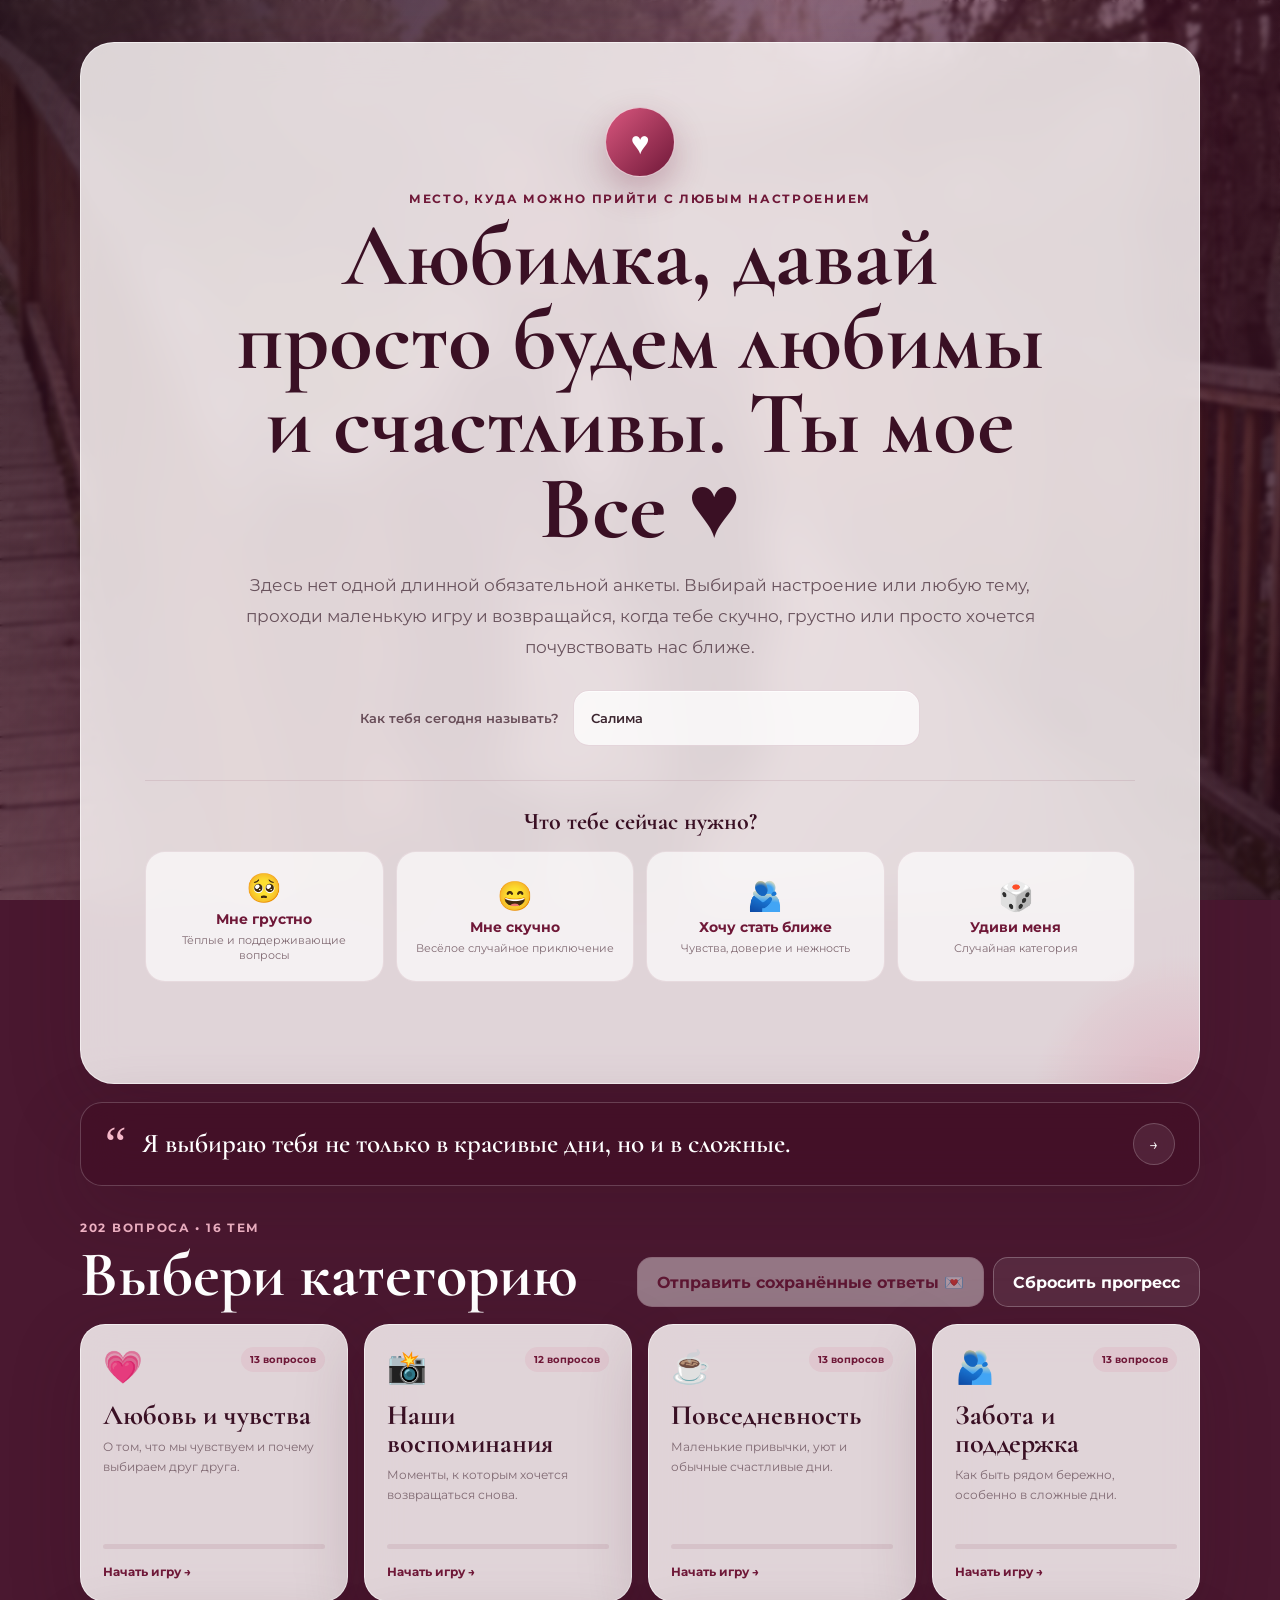
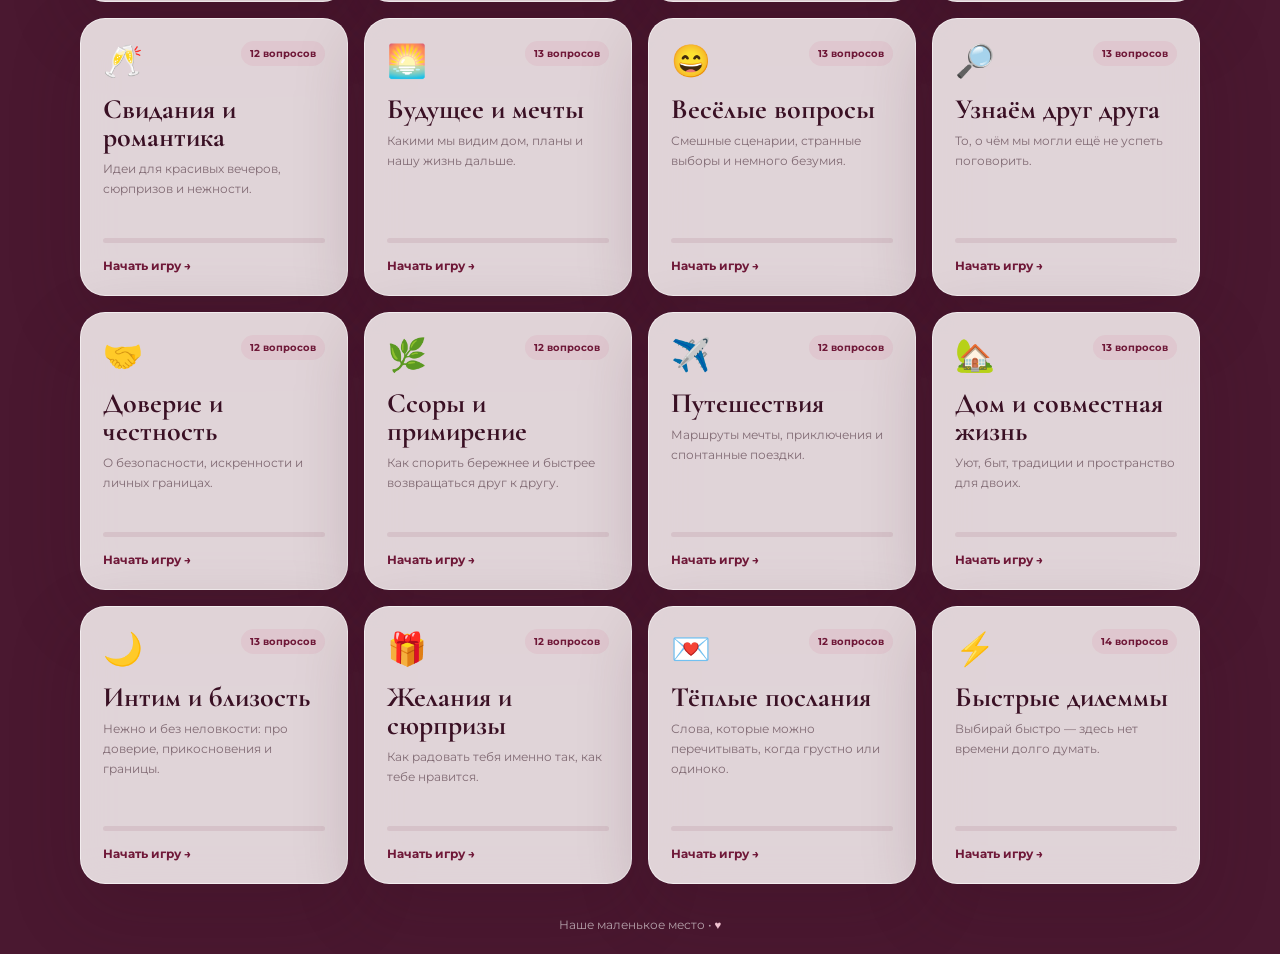
<file: index.html>
<!doctype html>
<html lang="ru">
<head>
  <meta charset="UTF-8" />
  <meta name="viewport" content="width=device-width, initial-scale=1.0" />
  <meta name="theme-color" content="#4f1730" />
  <meta name="description" content="Для любимой: вопросы о любви, мечтах, повседневности и близости." />
  <title>Наше место ❤️</title>
  <link rel="icon" href="assets/heart.svg" type="image/svg+xml" />
  <link rel="preconnect" href="https://fonts.googleapis.com" />
  <link rel="preconnect" href="https://fonts.gstatic.com" crossorigin />
  <link href="https://fonts.googleapis.com/css2?family=Cormorant+Garamond:wght@500;600;700&family=Montserrat:wght@400;500;600;700&display=swap" rel="stylesheet" />
  <link rel="stylesheet" href="styles.css" />
</head>
<body class="client-page">
  <div class="photo-backdrop" aria-hidden="true">
    <div id="photoLayerA" class="photo-layer photo-layer-a"></div>
    <div id="photoLayerB" class="photo-layer photo-layer-b"></div>
    <div class="photo-overlay"></div>
  </div>
  <div id="floatingHearts" class="floating-hearts" aria-hidden="true"></div>

  <aside class="memory-rail memory-rail-left" aria-hidden="true">
    <figure class="memory-polaroid tilt-left"><img id="railPhotoOne" alt="" /><figcaption>Ты — моё любимое воспоминание</figcaption></figure>
    <figure class="memory-polaroid tilt-right"><img id="railPhotoTwo" alt="" /><figcaption>И мой любимый человек</figcaption></figure>
  </aside>
  <aside class="memory-rail memory-rail-right" aria-hidden="true">
    <figure class="memory-polaroid tilt-right"><img id="railPhotoThree" alt="" /><figcaption>С тобой уютно даже молчать</figcaption></figure>
    <figure class="memory-polaroid tilt-left"><img id="railPhotoFour" alt="" /><figcaption>С любовью, твой Бекназар ♥</figcaption></figure>
  </aside>

  <main class="app-shell">
    <section id="homeScreen" class="home-screen">
      <header class="hero-card glass-card">
        <div class="love-seal" aria-hidden="true">♥</div>
        <p class="eyebrow">Место, куда можно прийти с любым настроением</p>
        <h1>Любимка, давай просто будем любимы и счастливы. Ты мое Все ♥ </h1>
        <p class="hero-copy">
          Здесь нет одной длинной обязательной анкеты. Выбирай настроение или любую тему,
          проходи маленькую игру и возвращайся, когда тебе скучно, грустно или просто хочется почувствовать нас ближе.
        </p>

        <div class="name-row">
          <label for="respondentName">Как тебя сегодня называть?</label>
          <input id="respondentName" class="text-input" type="text" maxlength="80" value="Салима" placeholder="Твоя Салима…" />
        </div>

        <div class="mood-panel">
          <p>Что тебе сейчас нужно?</p>
          <div class="mood-buttons">
            <button class="mood-button" type="button" data-mood="sad"><span>🥺</span><strong>Мне грустно</strong><small>Тёплые и поддерживающие вопросы</small></button>
            <button class="mood-button" type="button" data-mood="bored"><span>😄</span><strong>Мне скучно</strong><small>Весёлое случайное приключение</small></button>
            <button class="mood-button" type="button" data-mood="close"><span>🫂</span><strong>Хочу стать ближе</strong><small>Чувства, доверие и нежность</small></button>
            <button class="mood-button" type="button" data-mood="random"><span>🎲</span><strong>Удиви меня</strong><small>Случайная категория</small></button>
          </div>
          <p id="moodMessage" class="mood-message" aria-live="polite"></p>
        </div>
      </header>

      <section class="quote-strip glass-card" aria-live="polite">
        <span aria-hidden="true">“</span>
        <p id="loveQuote"></p>
        <button id="nextQuoteButton" class="icon-button" type="button" aria-label="Показать следующую фразу">→</button>
      </section>

      <section class="categories-section">
        <div class="section-heading">
          <div>
            <p class="eyebrow">202 вопроса • 16 тем</p>
            <h2>Выбери категорию</h2>
          </div>
          <div class="home-actions">
            <button id="exportAllButton" class="secondary-button" type="button">Отправить сохранённые ответы 💌</button>
            <button id="resetProgressButton" class="ghost-button" type="button">Сбросить прогресс</button>
          </div>
        </div>
        <div id="categoriesGrid" class="categories-grid"></div>
      </section>
    </section>

    <section id="gameScreen" class="game-screen hidden" aria-live="polite">
      <header class="game-header glass-card">
        <button id="exitCategoryButton" class="ghost-button light" type="button">← Категории</button>
        <div class="game-title-wrap">
          <p id="categoryEyebrow" class="eyebrow"></p>
          <h2 id="categoryTitle"></h2>
        </div>
        <div class="progress-copy"><span id="currentQuestionNumber">1</span>/<span id="totalQuestionCount">1</span></div>
      </header>

      <div class="progress-track"><div id="progressBar" class="progress-bar"></div></div>

      <form id="questionForm" class="question-card glass-card" novalidate>
        <div id="questionEmoji" class="question-emoji" aria-hidden="true">💗</div>
        <p id="questionKind" class="question-kind"></p>
        <h3 id="questionTitle"></h3>
        <p id="questionHint" class="question-hint"></p>
        <div id="answerArea" class="answer-area"></div>
        <p id="validationMessage" class="validation-message" role="alert"></p>
      </form>

      <nav class="question-navigation" aria-label="Навигация по вопросам">
        <button id="backButton" class="secondary-button" type="button">← Назад</button>
        <button id="saveExitButton" class="ghost-button" type="button">Сохранить и выйти</button>
        <button id="nextButton" class="primary-button" type="button">Дальше →</button>
      </nav>
    </section>

    <section id="completeScreen" class="complete-screen glass-card hidden">
      <div class="final-heart" aria-hidden="true">♥</div>
      <p class="eyebrow">Ещё одна маленькая глава о нас</p>
      <h2 id="completeTitle">Категория пройдена</h2>
      <p id="completeCopy"></p>
      <div id="completeQuote" class="final-message"></div>
      <div class="complete-actions">
        <button id="shareResponseButton" class="primary-button pulse-button" type="button">Отправить ответы Бекназару 💌</button>
        <button id="chooseAnotherButton" class="secondary-button" type="button">Выбрать другую тему</button>
      </div>
      <p id="shareStatus" class="privacy-note"></p>
    </section>

    <section id="sendingScreen" class="sending-screen glass-card hidden">
      <div class="loader-heart">♥</div>
      <h2>Бережно собираю ответы…</h2>
      <p id="sendingStatus">Создаю один личный файл.</p>
    </section>
  </main>

  <footer class="site-footer">Наше маленькое место • <a href="admin.html" aria-label="Вход в админ-панель">♥</a></footer>

  <script type="module" src="app.js"></script>
</body>
</html>
</file>
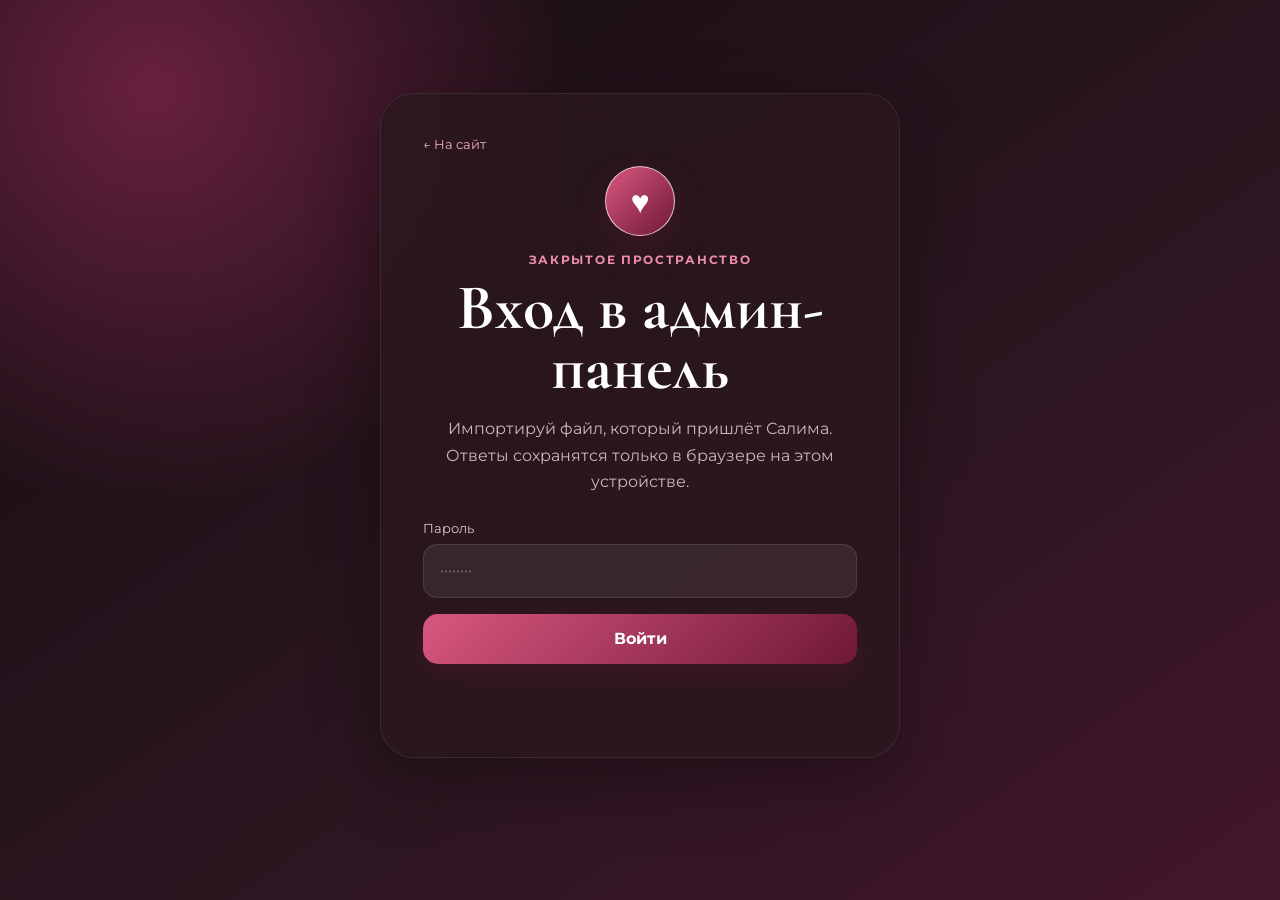
<file: admin.html>
<!doctype html>
<html lang="ru">
<head>
  <meta charset="UTF-8" />
  <meta name="viewport" content="width=device-width, initial-scale=1.0" />
  <meta name="theme-color" content="#24131a" />
  <title>Наши ответы — админ-панель</title>
  <link rel="icon" href="assets/heart.svg" type="image/svg+xml" />
  <link rel="preconnect" href="https://fonts.googleapis.com" />
  <link rel="preconnect" href="https://fonts.gstatic.com" crossorigin />
  <link href="https://fonts.googleapis.com/css2?family=Cormorant+Garamond:wght@500;600;700&family=Montserrat:wght@400;500;600;700&display=swap" rel="stylesheet" />
  <link rel="stylesheet" href="styles.css" />
</head>
<body class="admin-page">
  <main class="admin-shell">
    <section id="adminLogin" class="login-card glass-card">
      <a class="back-home" href="index.html">← На сайт</a>
      <div class="love-seal" aria-hidden="true">♥</div>
      <p class="eyebrow">Закрытое пространство</p>
      <h1>Вход в админ-панель</h1>
      <p>Импортируй файл, который пришлёт Салима. Ответы сохранятся только в браузере на этом устройстве.</p>
      <form id="loginForm" class="login-form">
        <label><span>Пароль</span><input id="adminPassword" type="password" autocomplete="current-password" placeholder="••••••••" required /></label>
        <button class="primary-button" type="submit">Войти</button>
        <p id="loginError" class="validation-message" role="alert"></p>
      </form>
    </section>

    <section id="adminDashboard" class="dashboard hidden">
      <header class="dashboard-header glass-card">
        <div><p class="eyebrow">Личный дневник ответов</p><h1>Панель Бекназара</h1></div>
        <div class="dashboard-actions">
          <input id="importInput" type="file" accept=".love,.json,application/json" multiple hidden />
          <button id="importButton" class="primary-button" type="button">Импортировать ответы</button>
          <button id="logoutButton" class="secondary-button" type="button">Выйти</button>
        </div>
      </header>

      <p id="adminNotice" class="admin-notice glass-card hidden" role="status"></p>

      <section class="stats-grid">
        <article class="stat-card glass-card"><span>Получено файлов</span><strong id="responseCount">0</strong></article>
        <article class="stat-card glass-card"><span>Ответов</span><strong id="answerCount">0</strong></article>
        <article class="stat-card glass-card"><span>Пройдено категорий</span><strong id="categoryCount">0</strong></article>
        <article class="stat-card glass-card"><span>Вложений</span><strong id="fileCount">0</strong></article>
      </section>

      <section class="responses-layout">
        <aside class="responses-list-panel glass-card">
          <div class="panel-heading"><p class="eyebrow">Все импорты</p><h2>Ответы</h2></div>
          <div id="responsesList" class="responses-list"></div>
          <p id="emptyResponses" class="empty-state">Нажми «Импортировать ответы» и выбери файл формата .love ♥</p>
        </aside>

        <section class="response-detail-panel glass-card">
          <div id="responsePlaceholder" class="empty-state detail-placeholder">
            <div class="question-emoji">💌</div><h2>Выбери файл ответов</h2><p>Здесь появятся ответы, сгруппированные по категориям.</p>
          </div>
          <div id="responseDetail" class="hidden">
            <div class="detail-header">
              <div><p id="detailDate" class="eyebrow"></p><h2 id="detailTitle">Ответы любимой</h2></div>
              <button id="deleteResponseButton" class="danger-button" type="button">Удалить</button>
            </div>
            <div id="responseSummary" class="response-summary"></div>
            <div id="answersContainer" class="answers-container"></div>
            <section id="filesSection" class="files-section hidden"><h3>Прикреплённые файлы</h3><div id="filesContainer" class="files-grid"></div></section>
          </div>
        </section>
      </section>
    </section>
  </main>
  <script type="module" src="admin.js"></script>
</body>
</html>
</file>
<file: styles.css>
:root {
  --wine: #6f1838;
  --wine-dark: #3a1024;
  --rose: #d9577e;
  --rose-light: #f5b8c9;
  --blush: #fff2f5;
  --cream: #fffaf7;
  --ink: #3c2630;
  --muted: #816b74;
  --glass: rgba(255, 250, 250, .83);
  --border: rgba(255, 255, 255, .58);
  --shadow: 0 24px 70px rgba(56, 13, 33, .22);
  --radius-lg: 34px;
  --radius-md: 20px;
}

* { box-sizing: border-box; }
html { scroll-behavior: smooth; }
body { margin: 0; min-height: 100vh; color: var(--ink); font-family: "Montserrat", sans-serif; }
button, input, textarea { font: inherit; }
button { cursor: pointer; }
button:disabled { cursor: not-allowed; opacity: .55; }
.hidden { display: none !important; }

.client-page { position: relative; overflow-x: hidden; background: #4a1830; }
.photo-backdrop { position: fixed; inset: 0; z-index: -3; overflow: hidden; background: #4a1830; }
.photo-layer { position: absolute; inset: -3%; background-position: center; background-size: cover; opacity: 0; transform: scale(1.06); transition: opacity 1.8s ease, transform 12s linear; filter: saturate(.82) contrast(.96); }
.photo-layer.visible { opacity: 1; transform: scale(1); }
.photo-overlay { position: absolute; inset: 0; background: linear-gradient(120deg, rgba(31, 7, 19, .86), rgba(91, 24, 54, .58) 46%, rgba(38, 8, 23, .82)), radial-gradient(circle at 50% 20%, rgba(255, 207, 220, .18), transparent 38%); backdrop-filter: blur(2px); }

.app-shell { width: min(1120px, calc(100% - 40px)); min-height: calc(100vh - 52px); margin: 0 auto; padding: 42px 0 34px; }
.glass-card { border: 1px solid var(--border); background: var(--glass); box-shadow: var(--shadow); backdrop-filter: blur(20px); -webkit-backdrop-filter: blur(20px); }

.hero-card { position: relative; padding: clamp(30px, 6vw, 64px); overflow: hidden; border-radius: var(--radius-lg); text-align: center; }
.hero-card::after { content: ""; position: absolute; width: 330px; height: 330px; right: -150px; bottom: -190px; border-radius: 50%; background: radial-gradient(circle, rgba(217, 87, 126, .24), transparent 66%); pointer-events: none; }
.love-seal { width: 70px; height: 70px; margin: 0 auto 14px; display: grid; place-items: center; color: white; border: 1px solid rgba(255,255,255,.7); border-radius: 50%; background: linear-gradient(135deg, var(--rose), var(--wine)); box-shadow: 0 14px 34px rgba(111, 24, 56, .28); font-size: 2rem; }
.eyebrow { margin: 0 0 8px; color: var(--wine); font-size: .76rem; font-weight: 700; letter-spacing: .14em; text-transform: uppercase; }
h1, h2, h3 { font-family: "Cormorant Garamond", serif; }
h1 { max-width: 850px; margin: 0 auto 18px; color: var(--wine-dark); font-size: clamp(3rem, 7vw, 5.7rem); line-height: .94; }
h2 { margin: 0; color: var(--wine-dark); font-size: clamp(2.35rem, 5vw, 4rem); line-height: 1; }
.hero-copy { max-width: 790px; margin: 0 auto; color: #69535d; font-size: clamp(.96rem, 2vw, 1.08rem); line-height: 1.8; }
.name-row { width: min(560px, 100%); margin: 28px auto 0; display: grid; grid-template-columns: auto minmax(180px, 1fr); align-items: center; gap: 14px; color: #684d58; text-align: left; font-size: .84rem; font-weight: 600; }

.text-input, .textarea-input { width: 100%; border: 1px solid rgba(111, 24, 56, .15); outline: none; color: var(--ink); background: rgba(255,255,255,.76); box-shadow: inset 0 1px 0 rgba(255,255,255,.7); transition: border-color .18s ease, box-shadow .18s ease; }
.text-input { height: 56px; padding: 0 17px; border-radius: 16px; }
.textarea-input { min-height: 180px; padding: 18px; resize: vertical; border-radius: 18px; line-height: 1.65; }
.text-input:focus, .textarea-input:focus { border-color: rgba(217, 87, 126, .68); box-shadow: 0 0 0 4px rgba(217, 87, 126, .1); }
.text-input::placeholder, .textarea-input::placeholder { color: #a9909a; }

.mood-panel { margin-top: 34px; padding-top: 26px; border-top: 1px solid rgba(111,24,56,.1); }
.mood-panel > p:first-child { margin: 0 0 15px; color: var(--wine-dark); font-family: "Cormorant Garamond", serif; font-size: 1.5rem; font-weight: 700; }
.mood-buttons { display: grid; grid-template-columns: repeat(4, 1fr); gap: 12px; }
.mood-button { min-height: 128px; padding: 18px 14px; display: grid; place-items: center; align-content: center; gap: 5px; border: 1px solid rgba(111,24,56,.1); border-radius: 20px; color: var(--ink); background: rgba(255,255,255,.66); transition: .2s ease; }
.mood-button:hover { transform: translateY(-4px); border-color: rgba(217,87,126,.34); background: white; box-shadow: 0 14px 30px rgba(111,24,56,.12); }
.mood-button span { font-size: 1.8rem; }
.mood-button strong { color: var(--wine); font-size: .88rem; }
.mood-button small { color: var(--muted); font-size: .67rem; line-height: 1.4; }
.mood-message { min-height: 22px; margin: 15px 0 0; color: var(--wine); font-size: .82rem; font-weight: 600; }

.quote-strip { margin-top: 18px; padding: 20px 24px; display: grid; grid-template-columns: auto 1fr auto; align-items: center; gap: 16px; border-radius: 22px; color: white; background: rgba(66, 14, 37, .68); border-color: rgba(255,255,255,.2); }
.quote-strip > span { color: var(--rose-light); font-family: Georgia, serif; font-size: 3rem; line-height: .6; }
.quote-strip p { margin: 0; font-family: "Cormorant Garamond", serif; font-size: clamp(1.25rem, 3vw, 1.7rem); font-weight: 600; line-height: 1.25; }
.icon-button { width: 42px; height: 42px; border: 1px solid rgba(255,255,255,.2); border-radius: 50%; color: white; background: rgba(255,255,255,.08); }
.icon-button:hover { background: rgba(255,255,255,.16); }
.quote-pop { animation: quotePop .4s ease; }
@keyframes quotePop { from { opacity: 0; transform: translateY(7px); } }

.categories-section { margin-top: 34px; }
.section-heading { margin-bottom: 17px; display: flex; justify-content: space-between; align-items: flex-end; gap: 18px; color: white; }
.section-heading h2 { color: white; }
.section-heading .eyebrow { color: var(--rose-light); }
.home-actions { display: flex; flex-wrap: wrap; justify-content: flex-end; gap: 9px; }
.categories-grid { display: grid; grid-template-columns: repeat(4, minmax(0, 1fr)); gap: 16px; }
.category-card { min-height: 278px; padding: 22px; display: flex; flex-direction: column; border-radius: 25px; transition: transform .22s ease, box-shadow .22s ease; }
.category-card:hover { transform: translateY(-5px); box-shadow: 0 30px 78px rgba(45, 9, 27, .3); }
.category-card.completed { outline: 2px solid rgba(245,184,201,.65); }
.category-top { display: flex; justify-content: space-between; align-items: flex-start; gap: 12px; }
.category-emoji { font-size: 2rem; }
.category-badge { padding: 6px 9px; border-radius: 999px; color: var(--wine); background: rgba(217,87,126,.1); font-size: .64rem; font-weight: 700; }
.category-card h3 { margin: 15px 0 8px; color: var(--wine-dark); font-size: 1.75rem; line-height: 1; }
.category-card p { margin: 0; flex: 1; color: var(--muted); font-size: .78rem; line-height: 1.6; }
.category-progress-track { height: 5px; margin-top: 16px; overflow: hidden; border-radius: 99px; background: rgba(111,24,56,.09); }
.category-progress-bar { height: 100%; border-radius: inherit; background: linear-gradient(90deg, var(--rose), var(--wine)); }
.category-open-button { margin-top: 15px; padding: 0; border: 0; color: var(--wine); background: none; text-align: left; font-size: .78rem; font-weight: 700; }

.primary-button, .secondary-button, .ghost-button, .danger-button { min-height: 50px; padding: 0 19px; border-radius: 15px; font-weight: 700; transition: .18s ease; }
.primary-button { border: 0; color: white; background: linear-gradient(135deg, var(--rose), var(--wine)); box-shadow: 0 12px 28px rgba(111,24,56,.25); }
.primary-button:hover { transform: translateY(-2px); box-shadow: 0 16px 35px rgba(111,24,56,.32); }
.secondary-button { border: 1px solid rgba(111,24,56,.14); color: var(--wine); background: rgba(255,255,255,.75); }
.secondary-button:hover { background: white; }
.ghost-button { border: 1px solid rgba(255,255,255,.25); color: white; background: rgba(255,255,255,.08); }
.ghost-button:hover { background: rgba(255,255,255,.16); }
.ghost-button.light { color: var(--wine); border-color: rgba(111,24,56,.12); background: rgba(111,24,56,.05); }
.danger-button { border: 1px solid rgba(255,110,143,.2); color: #ffdce5; background: rgba(185,45,78,.18); }
.pulse-button { animation: softPulse 2.2s infinite; }
@keyframes softPulse { 50% { box-shadow: 0 16px 42px rgba(217,87,126,.42); transform: translateY(-1px); } }

.game-screen { width: min(870px, 100%); margin: 0 auto; }
.game-header { padding: 18px 22px; display: grid; grid-template-columns: auto 1fr auto; align-items: center; gap: 18px; border-radius: 22px; }
.game-title-wrap { text-align: center; }
.game-title-wrap h2 { font-size: clamp(2rem, 5vw, 3rem); }
.progress-copy { width: 60px; color: var(--wine); font-family: "Cormorant Garamond", serif; font-size: 1.6rem; font-weight: 700; text-align: right; }
.progress-track { height: 7px; margin: 14px 8px 18px; overflow: hidden; border-radius: 99px; background: rgba(255,255,255,.23); }
.progress-bar { height: 100%; border-radius: inherit; background: linear-gradient(90deg, #ffc0d2, #fff, #f4a1bc); transition: width .35s ease; }
.question-card { min-height: 520px; padding: clamp(28px, 6vw, 58px); display: flex; flex-direction: column; justify-content: center; border-radius: var(--radius-lg); text-align: center; }
.question-emoji { margin-bottom: 10px; font-size: 3.2rem; }
.question-kind { margin: 0 0 8px; color: var(--rose); font-size: .68rem; font-weight: 700; letter-spacing: .11em; text-transform: uppercase; }
.question-card h3 { max-width: 760px; margin: 0 auto; color: var(--wine-dark); font-size: clamp(2.1rem, 5vw, 3.7rem); line-height: 1.02; }
.question-hint { max-width: 680px; margin: 14px auto 0; color: var(--muted); font-size: .82rem; line-height: 1.6; }
.answer-area { width: min(720px, 100%); margin: 28px auto 0; }
.validation-message { min-height: 22px; margin: 13px 0 0; color: #b31643; font-size: .78rem; font-weight: 600; }
.question-navigation { margin-top: 14px; display: grid; grid-template-columns: 1fr auto 1fr; gap: 10px; }
.question-navigation .primary-button { justify-self: end; min-width: 150px; }
.question-navigation .secondary-button { justify-self: start; min-width: 120px; }

.options-grid { display: grid; grid-template-columns: repeat(2, minmax(0, 1fr)); gap: 11px; }
.option-button { min-height: 67px; padding: 14px; border: 1px solid rgba(111,24,56,.12); border-radius: 17px; color: var(--ink); background: rgba(255,255,255,.75); transition: .18s ease; }
.option-button:hover { transform: translateY(-2px); border-color: rgba(217,87,126,.45); }
.option-button.selected { color: white; border-color: transparent; background: linear-gradient(135deg, var(--rose), var(--wine)); box-shadow: 0 12px 28px rgba(111,24,56,.22); }
.scale-wrap { display: grid; gap: 18px; }
.scale-value { width: 74px; height: 74px; margin: 0 auto; display: grid; place-items: center; border-radius: 50%; color: white; background: linear-gradient(135deg, var(--rose), var(--wine)); font-family: "Cormorant Garamond", serif; font-size: 2.3rem; font-weight: 700; }
.scale-input { width: 100%; accent-color: var(--wine); }
.scale-labels { display: flex; justify-content: space-between; gap: 18px; color: var(--muted); font-size: .74rem; text-align: left; }
.scale-labels span:last-child { text-align: right; }
.runaway-zone { position: relative; min-height: 180px; overflow: hidden; border-radius: 20px; background: rgba(245,184,201,.25); }
.runaway-button { position: absolute; min-width: 128px; min-height: 51px; border-radius: 15px; transition: left .1s ease, top .1s ease, opacity .2s ease; }
.yes-button { left: calc(50% - 140px); top: 62px; }
.no-button { left: calc(50% + 12px); top: 62px; border: 1px solid rgba(111,24,56,.13); color: var(--wine); background: white; }
.yes-button.accepted, .yes-button.accepted:disabled { opacity: 1; transform: scale(1.04); cursor: default; }
.runaway-note { margin: 12px 0 0; color: var(--muted); font-size: .76rem; }
.file-drop { position: relative; padding: 30px; display: block; border: 2px dashed rgba(111,24,56,.22); border-radius: 20px; background: rgba(255,255,255,.55); }
.file-drop input { position: absolute; inset: 0; width: 100%; height: 100%; opacity: 0; cursor: pointer; }
.file-drop strong { display: block; margin-bottom: 7px; color: var(--wine); }
.file-drop span { color: var(--muted); font-size: .78rem; }
.file-list { margin-top: 11px; display: grid; gap: 7px; text-align: left; }
.file-chip { padding: 10px 12px; overflow: hidden; border-radius: 12px; background: rgba(111,24,56,.06); white-space: nowrap; text-overflow: ellipsis; font-size: .75rem; }

.complete-screen, .sending-screen { width: min(760px, 100%); margin: 8vh auto 0; padding: clamp(34px, 7vw, 68px); border-radius: var(--radius-lg); text-align: center; }
.final-heart, .loader-heart { color: var(--rose); font-size: 5.2rem; animation: heartbeat 1.15s infinite; }
@keyframes heartbeat { 0%,100% { transform: scale(1); } 35% { transform: scale(1.14); } 55% { transform: scale(.96); } }
.complete-screen > p:not(.eyebrow):not(.privacy-note), .sending-screen p { color: var(--muted); line-height: 1.7; }
.final-message { margin: 25px auto; padding: 18px 22px; border-radius: 18px; color: var(--wine); background: rgba(245,184,201,.27); font-family: "Cormorant Garamond", serif; font-size: 1.45rem; font-weight: 700; }
.complete-actions { display: flex; justify-content: center; flex-wrap: wrap; gap: 10px; }
.privacy-note { margin: 15px 0 0; color: var(--muted); font-size: .73rem; line-height: 1.55; }

.memory-rail { position: fixed; top: 50%; z-index: -1; display: grid; gap: 25px; transform: translateY(-50%); opacity: .84; }
.memory-rail-left { left: max(12px, calc(50% - 760px)); }
.memory-rail-right { right: max(12px, calc(50% - 760px)); }
.memory-polaroid { width: 150px; margin: 0; padding: 8px 8px 16px; border-radius: 5px; background: #fffaf7; box-shadow: 0 18px 40px rgba(26,4,16,.36); }
.memory-polaroid img { width: 100%; height: 165px; display: block; object-fit: cover; border-radius: 2px; }
.memory-polaroid figcaption { padding-top: 9px; color: #5e3445; font-family: "Cormorant Garamond", serif; font-size: .92rem; font-weight: 700; line-height: 1.05; text-align: center; }
.tilt-left { transform: rotate(-5deg); }
.tilt-right { transform: rotate(5deg); }

.site-footer { padding: 0 16px 22px; color: rgba(255,255,255,.63); text-align: center; font-size: .72rem; }
.site-footer a { color: #ffd1de; text-decoration: none; }
.floating-hearts { position: fixed; inset: 0; z-index: 20; overflow: hidden; pointer-events: none; }
.floating-heart { position: absolute; bottom: -40px; color: rgba(255,180,203,.72); animation: floatUp linear forwards; }
@keyframes floatUp { to { transform: translateY(-115vh) rotate(28deg); opacity: 0; } }
@keyframes cardIn { from { opacity: .3; transform: translateY(10px) scale(.99); } }
.shake { animation: shake .35s ease !important; }
@keyframes shake { 25% { transform: translateX(-7px); } 50% { transform: translateX(7px); } 75% { transform: translateX(-4px); } }

/* Admin */
.admin-page { min-height: 100vh; color: #f9ecf0; background: radial-gradient(circle at 12% 10%, #69213e, transparent 30%), linear-gradient(145deg, #160d12, #2b1620 58%, #43162b); }
.admin-shell { width: min(1440px, calc(100% - 32px)); min-height: 100vh; margin: 0 auto; padding: 30px 0; }
.admin-page .glass-card { background: rgba(43, 23, 31, .83); border-color: rgba(255,255,255,.08); box-shadow: 0 24px 70px rgba(0,0,0,.32); }
.admin-page .eyebrow { color: #ef8eab; }
.admin-page .secondary-button { color: #ffe8ef; border-color: rgba(255,255,255,.1); background: rgba(255,255,255,.06); }
.admin-page .secondary-button:hover { background: rgba(255,255,255,.11); }
.login-card { width: min(520px, 100%); margin: 7vh auto 0; padding: 42px; border-radius: var(--radius-lg); text-align: center; }
.login-card h1 { color: white; font-size: clamp(2.5rem, 6vw, 4rem); }
.login-card > p { color: #cbb8bf; line-height: 1.65; }
.back-home { display: block; margin-bottom: 14px; color: #eeb0c2; text-align: left; text-decoration: none; font-size: .82rem; }
.login-form { margin-top: 25px; display: grid; gap: 16px; text-align: left; }
.login-form label { display: grid; gap: 8px; color: #dec9d0; font-size: .8rem; }
.login-form input { height: 54px; padding: 0 16px; border: 1px solid rgba(255,255,255,.1); border-radius: 14px; outline: none; color: white; background: rgba(255,255,255,.07); }
.dashboard { display: grid; gap: 18px; }
.dashboard-header { padding: 24px 28px; display: flex; justify-content: space-between; align-items: center; gap: 20px; border-radius: 24px; }
.dashboard-header h1 { margin: 0; color: white; font-size: clamp(2rem, 4vw, 3.2rem); }
.dashboard-actions { display: flex; gap: 10px; }
.admin-notice { margin: 0; padding: 15px 20px; border-radius: 16px; color: #dff8e6; background: rgba(57,145,91,.22) !important; }
.admin-notice.error { color: #ffdce3; background: rgba(180,50,75,.2) !important; }
.stats-grid { display: grid; grid-template-columns: repeat(4, 1fr); gap: 18px; }
.stat-card { padding: 22px; border-radius: 20px; }
.stat-card span { display: block; color: #c7b0b8; font-size: .76rem; }
.stat-card strong { display: block; margin-top: 6px; color: white; font-family: "Cormorant Garamond", serif; font-size: 2.5rem; }
.responses-layout { min-height: 650px; display: grid; grid-template-columns: minmax(280px, 360px) 1fr; gap: 18px; }
.responses-list-panel, .response-detail-panel { border-radius: 24px; overflow: hidden; }
.panel-heading, .detail-header { padding: 24px; border-bottom: 1px solid rgba(255,255,255,.07); }
.panel-heading h2, .detail-header h2 { margin: 0; color: white; font-size: 2.1rem; }
.responses-list { max-height: 680px; overflow-y: auto; padding: 12px; }
.response-list-item { width: 100%; padding: 16px; display: grid; gap: 6px; border: 1px solid transparent; border-radius: 16px; color: #f7eaf0; background: transparent; text-align: left; }
.response-list-item:hover, .response-list-item.active { border-color: rgba(239,142,171,.24); background: rgba(255,255,255,.06); }
.response-list-item strong { font-size: .92rem; }
.response-list-item span { color: #bda7af; font-size: .73rem; }
.response-list-item em { width: fit-content; padding: 5px 9px; border-radius: 999px; color: #f7a9c0; background: rgba(215,84,123,.1); font-style: normal; font-size: .64rem; }
.empty-state { padding: 40px 22px; color: #bda7af; text-align: center; line-height: 1.6; }
.detail-placeholder { padding-top: 170px; }
.detail-header { display: flex; justify-content: space-between; align-items: center; gap: 16px; }
.response-summary { padding: 14px 24px; display: flex; flex-wrap: wrap; gap: 8px; border-bottom: 1px solid rgba(255,255,255,.07); }
.summary-chip { padding: 7px 10px; border-radius: 999px; color: #f3b1c4; background: rgba(217,87,126,.1); font-size: .68rem; }
.answers-container { padding: 24px; display: grid; gap: 20px; }
.answer-category-section { display: grid; gap: 10px; }
.answer-category-title { margin: 4px 0 0; padding-bottom: 8px; border-bottom: 1px solid rgba(255,255,255,.09); color: #f3a8bd; font-family: "Cormorant Garamond", serif; font-size: 1.65rem; }
.answer-card { padding: 17px; border: 1px solid rgba(255,255,255,.07); border-radius: 17px; background: rgba(255,255,255,.035); }
.answer-card span { display: block; margin-bottom: 7px; color: #e493aa; font-size: .69rem; font-weight: 700; letter-spacing: .08em; text-transform: uppercase; }
.answer-card h3 { margin: 0 0 9px; color: #fff4f7; font-family: "Montserrat", sans-serif; font-size: .88rem; line-height: 1.45; }
.answer-card p { margin: 0; color: #d3c1c7; line-height: 1.65; white-space: pre-wrap; }
.files-section { padding: 0 24px 24px; }
.files-section h3 { font-family: "Montserrat", sans-serif; font-size: .95rem; }
.files-grid { display: grid; grid-template-columns: repeat(auto-fill, minmax(160px, 1fr)); gap: 12px; }
.file-card { padding: 15px; display: grid; gap: 7px; border: 1px solid rgba(255,255,255,.08); border-radius: 15px; color: white; background: rgba(255,255,255,.04); text-decoration: none; }
.file-card strong { overflow: hidden; white-space: nowrap; text-overflow: ellipsis; font-size: .78rem; }
.file-card span { color: #bda7af; font-size: .68rem; }

@media (max-width: 1420px) { .memory-rail { display: none; } }
@media (max-width: 980px) {
  .categories-grid { grid-template-columns: repeat(2, minmax(0, 1fr)); }
  .mood-buttons { grid-template-columns: repeat(2, 1fr); }
  .stats-grid { grid-template-columns: repeat(2, 1fr); }
}
@media (max-width: 820px) {
  .responses-layout { grid-template-columns: 1fr; }
  .responses-list { max-height: 330px; }
  .detail-placeholder { padding-top: 60px; }
}
@media (max-width: 640px) {
  .app-shell { width: min(100% - 18px, 1120px); padding-top: 10px; }
  .hero-card { padding: 30px 18px; border-radius: 25px; }
  h1 { font-size: 3.25rem; }
  .name-row { grid-template-columns: 1fr; gap: 7px; }
  .mood-buttons { grid-template-columns: 1fr 1fr; gap: 8px; }
  .mood-button { min-height: 118px; padding: 13px 8px; }
  .quote-strip { padding: 17px; }
  .section-heading { align-items: flex-start; flex-direction: column; }
  .home-actions { width: 100%; justify-content: stretch; }
  .home-actions button { flex: 1; }
  .categories-grid { grid-template-columns: 1fr; }
  .category-card { min-height: 230px; }
  .game-header { grid-template-columns: auto 1fr; }
  .game-header .progress-copy { grid-column: 1 / -1; width: auto; margin-top: -8px; text-align: center; font-size: 1.1rem; }
  .game-title-wrap h2 { font-size: 2.15rem; }
  .question-card { min-height: 510px; padding: 30px 18px; border-radius: 25px; }
  .question-card h3 { font-size: 2.35rem; }
  .options-grid { grid-template-columns: 1fr; }
  .question-navigation { position: sticky; bottom: 7px; z-index: 5; grid-template-columns: 1fr 1fr; padding: 8px; border-radius: 18px; background: rgba(51,12,30,.75); backdrop-filter: blur(15px); }
  .question-navigation .ghost-button { grid-column: 1 / -1; grid-row: 2; min-height: 42px; }
  .question-navigation .primary-button, .question-navigation .secondary-button { width: 100%; min-width: 0; }
  .yes-button { left: calc(50% - 130px); }
  .no-button { left: calc(50% + 2px); }
  .complete-screen, .sending-screen { margin-top: 10px; border-radius: 25px; }
  .admin-shell { width: min(100% - 18px, 1440px); padding: 9px 0; }
  .login-card { margin-top: 6px; padding: 28px 20px; }
  .dashboard-header { align-items: flex-start; flex-direction: column; }
  .dashboard-actions { width: 100%; flex-wrap: wrap; }
  .dashboard-actions button { flex: 1; }
  .stats-grid { grid-template-columns: 1fr 1fr; gap: 9px; }
  .stat-card { padding: 16px; }
  .stat-card strong { font-size: 2rem; }
  .detail-header { align-items: flex-start; }
}
@media (max-width: 420px) {
  .mood-buttons { grid-template-columns: 1fr; }
  .stats-grid { grid-template-columns: 1fr; }
}
@media (prefers-reduced-motion: reduce) {
  *, *::before, *::after { animation-duration: .01ms !important; animation-iteration-count: 1 !important; scroll-behavior: auto !important; transition-duration: .01ms !important; }
}
</file>
